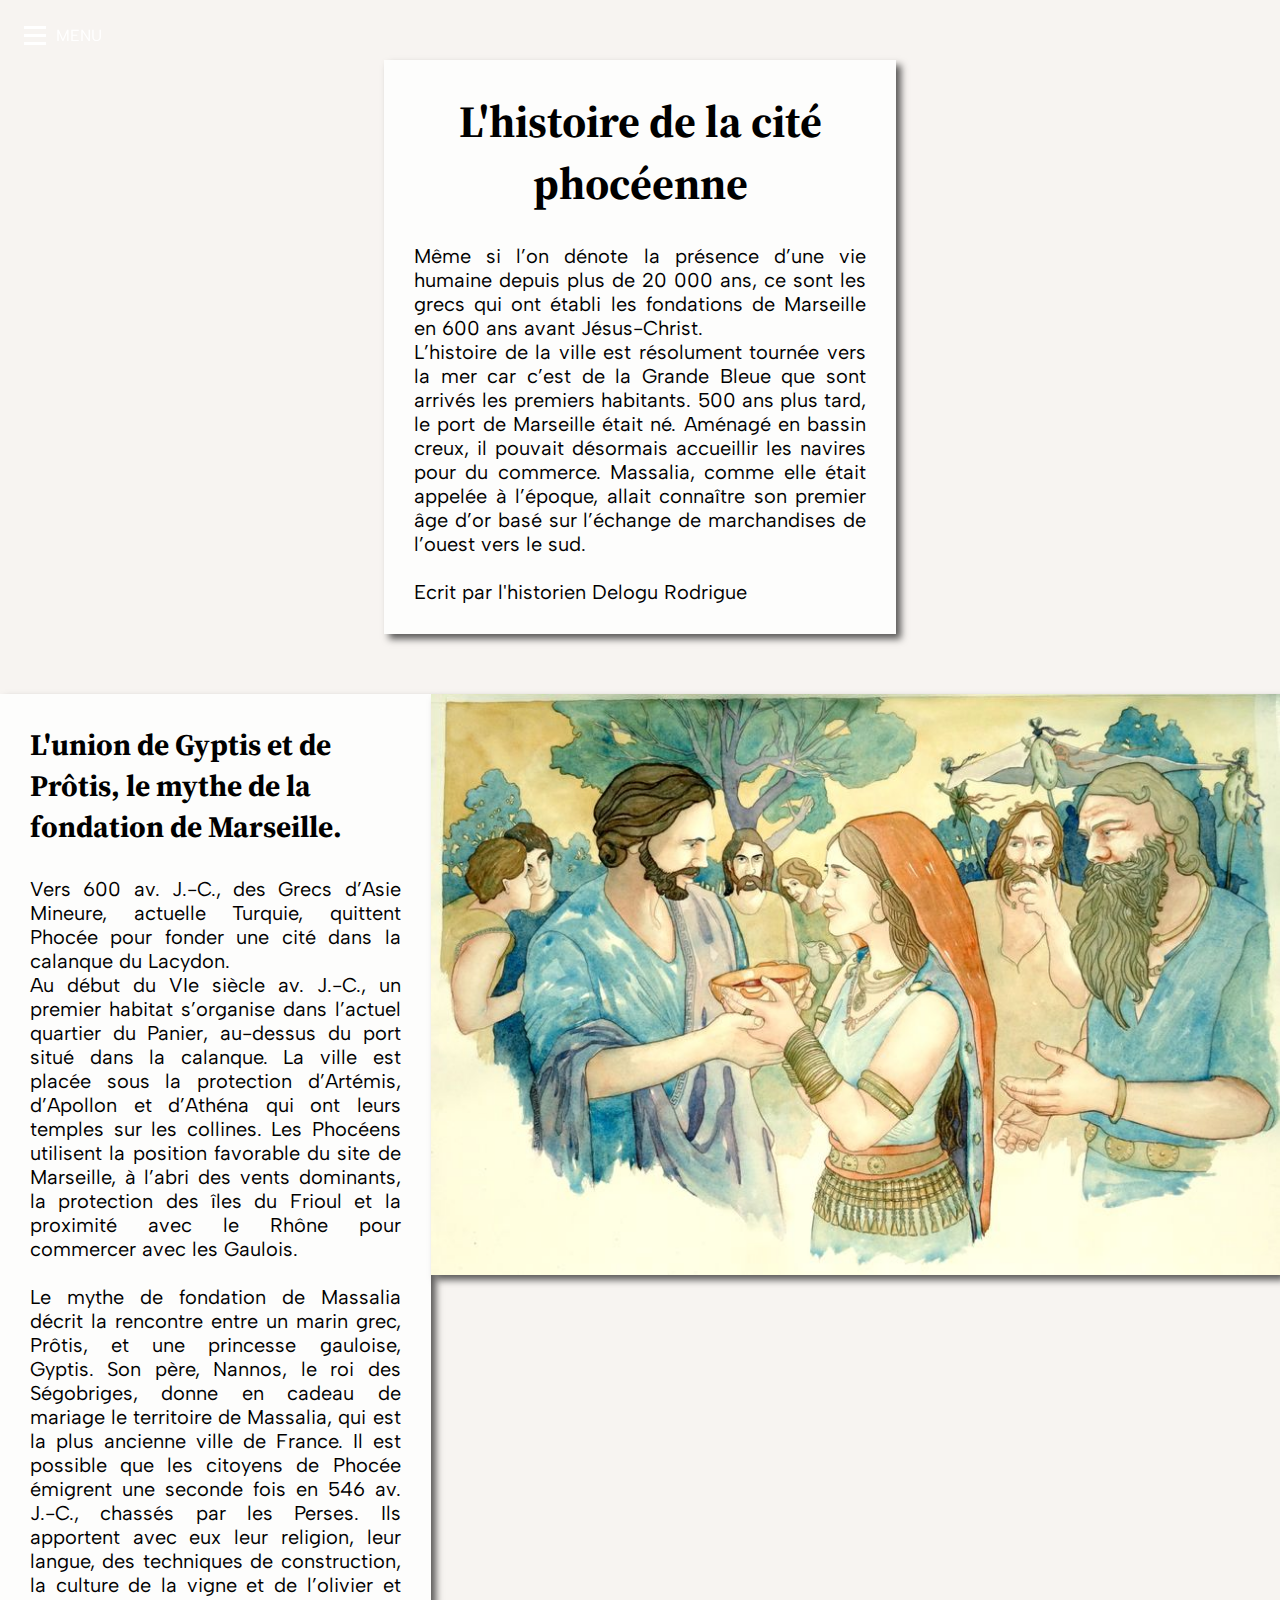
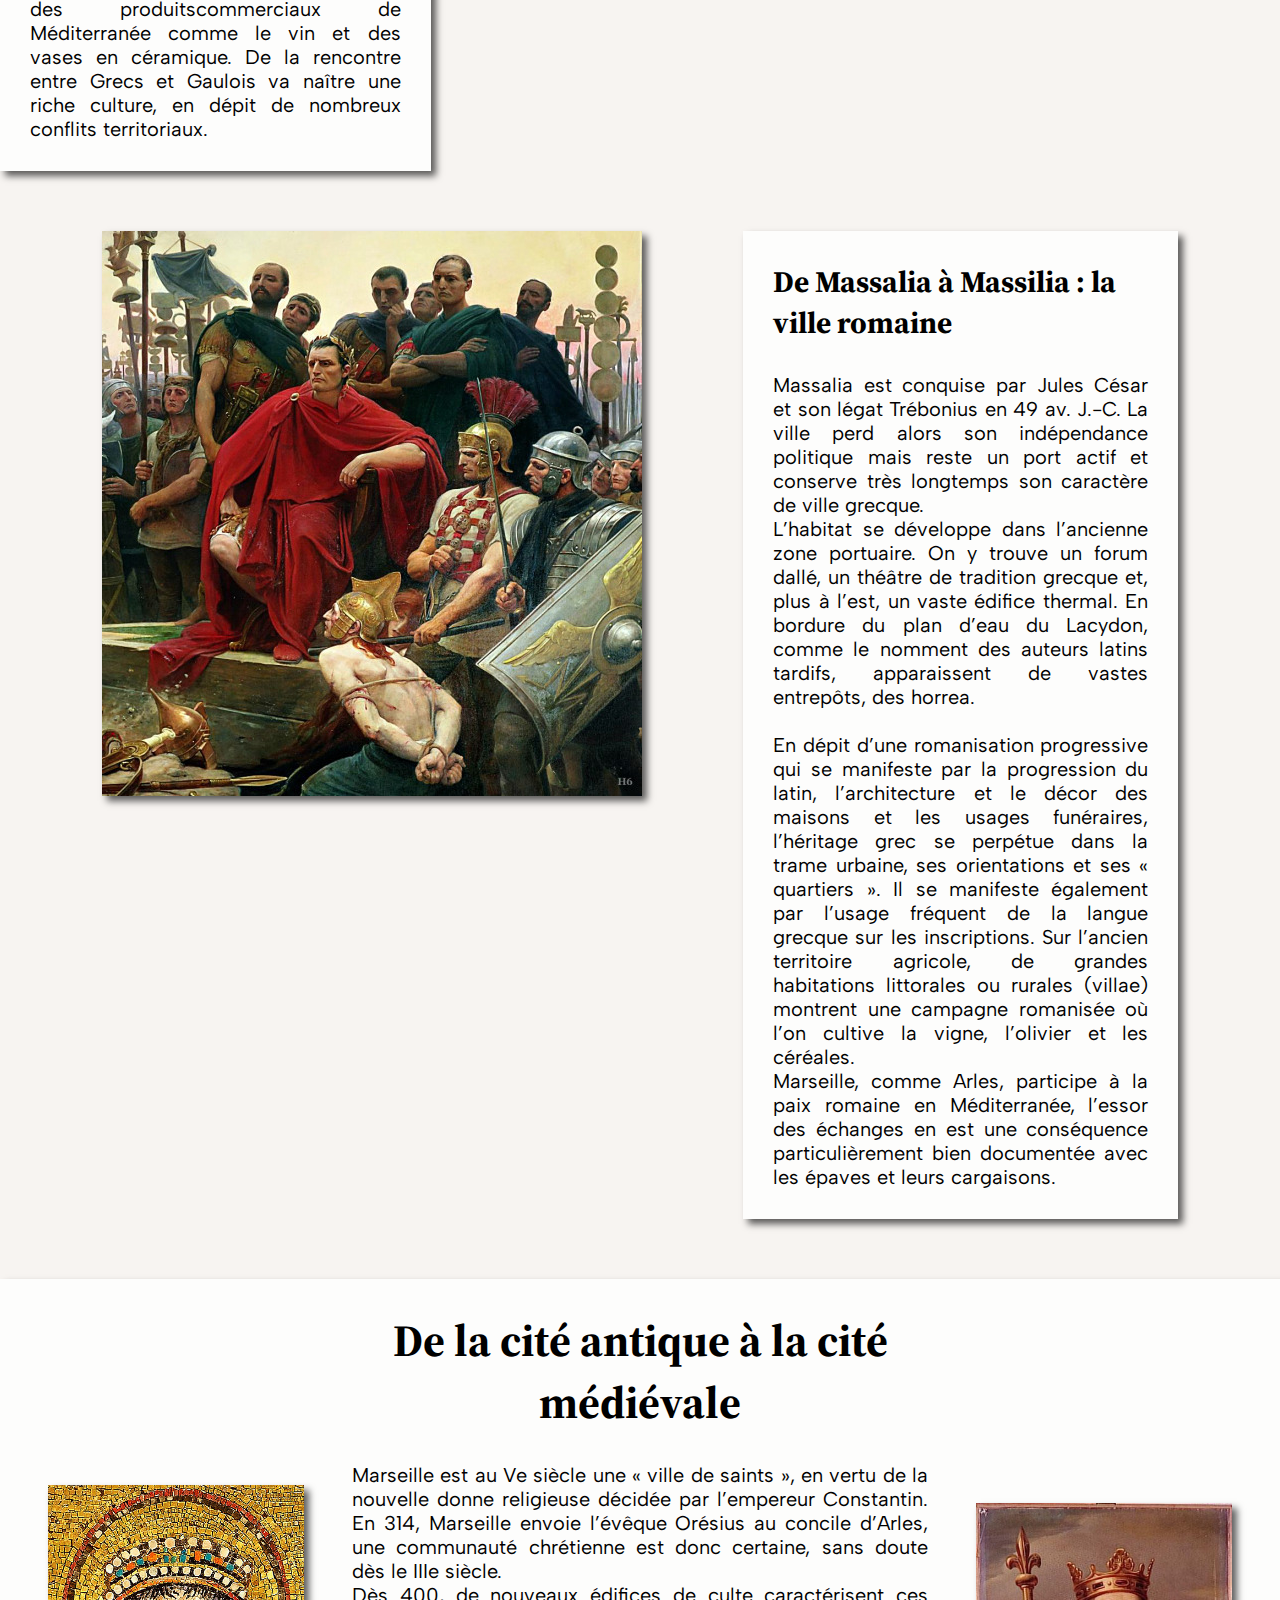
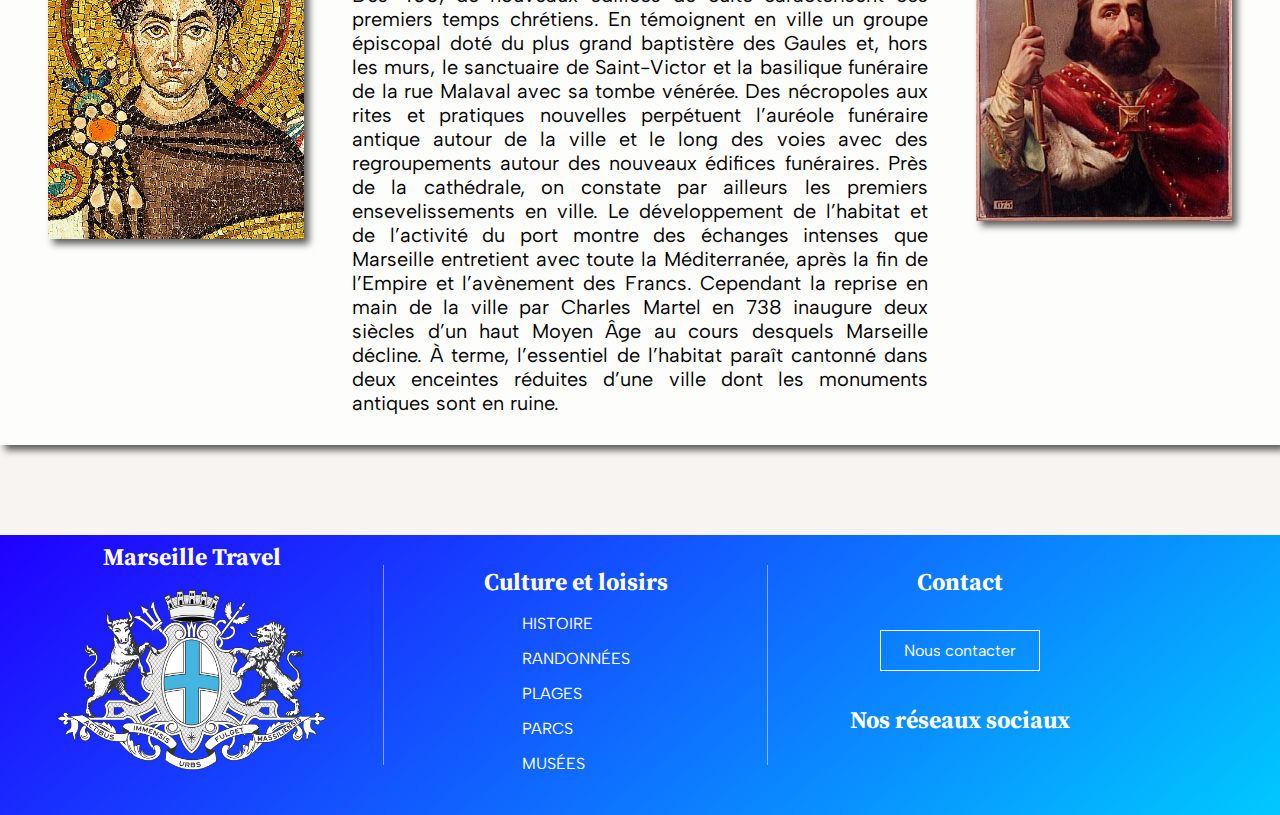
<file: histoire.html>
<!DOCTYPE html>
<html lang="en">
<head>
    <meta charset="UTF-8">
    <meta http-equiv="X-UA-Compatible" content="IE=edge">
    <meta name="viewport" content="width=device-width, initial-scale=1.0">
    <link rel="stylesheet" type="text/css" media="screen" href="css/marseille.css"/>
    <link rel="stylesheet" type="text/css" media="screen" href="css/histoire.css"/>
    <title>Histoire de Marseille</title>
    <style>
        @import url('https://fonts.googleapis.com/css2?family=Source+Serif+Pro&display=swap');
        @import url('https://fonts.googleapis.com/css2?family=Albert+Sans&family=Dosis:wght@300;400&family=Source+Serif+Pro&display=swap');
        @import url('https://fonts.googleapis.com/css2?family=Lora&display=swap');
     </style>
</head>
<body>
    <header1>
        <!-- START NAVBAR -->
        <nav id="navbar" class="navbar">
            <ul class="nav-menu">
                <li class="nav-link">
                    <a href="index.html" class="nav-item">Accueil</a>
                </li>
                <li class="nav-link">
                    <a href="histoire.html" class="nav-item"></i>Histoire</a>
                </li>

                <li class="nav-link">
                    <a href="rando.html" class="nav-item">Randonnées</a>
                </li>

                <li class="nav-link">
                    <a href="plages.html" class="nav-item">Plages</a>
                </li>

                <li class="nav-link">
                    <a href="parcs.html" class="nav-item">Parcs</a>
                </li>

                <li class="nav-link">
                    <a href="musee.html" class="nav-item">Musées</a>
                </li>

                <li class="nav-link">
                    <a href="contact.html" class="nav-item">Contact</a>
                </li>    
            </ul>
            <!-- START HAMBURGER -->
            <div class="hamburger">
                <span class="bar"></span>
                <span class="bar"></span>
                <span class="bar"></span>
            </div>
            <!-- END HAMBURGER -->
            <span>MENU</span>
            
        </nav>
        <!-- END NAVBAR -->

    </header1>


    <mainH>
    
        <div class="parallaxH parallaxH1">  
            <div class="histoire">

                <section>
                <div id="pack1">
                    <div id="introduction">
                        <h2 class="titre-intro">L'histoire de la cité phocéenne</h2>
                        <article class="article">
                            Même si l’on dénote la présence d’une vie humaine 
                            depuis plus de 20 000 ans, ce sont les grecs qui 
                            ont établi les fondations de Marseille en 600 ans 
                            avant Jésus-Christ.<br>L’histoire de la ville est 
                            résolument tournée vers la mer car c’est de la 
                            Grande Bleue que sont arrivés les premiers habitants. 
                            500 ans plus tard, le port de Marseille était né. 
                            Aménagé en bassin creux, il pouvait désormais accueillir 
                            les navires pour du commerce. Massalia, comme elle était 
                            appelée à l’époque, allait connaître son premier âge d’or 
                            basé sur l’échange de marchandises de l’ouest vers le sud.
                            <br><br>
                            Ecrit par l'historien Delogu Rodrigue
                        </article>
                    </div>
                </div>
                </section>

                <section>
                <div class="pack2">
                    <div class="corps">

                        <h3 class="titre-article">L'union de Gyptis et de Prôtis, le mythe 
                            de la fondation de Marseille.
                        </h3>
                        <article class="article">
                            Vers 600 av. J.-C., des Grecs d’Asie Mineure, actuelle Turquie, 
                            quittent Phocée pour fonder une cité dans la calanque du Lacydon.<br> 
                            Au début du VIe siècle av. J.-C., un premier habitat s’organise 
                            dans l’actuel quartier du Panier, au-dessus du port situé dans 
                            la calanque. La ville est placée sous la protection d’Artémis, 
                            d’Apollon et d’Athéna qui ont leurs temples sur les collines. 
                            Les Phocéens utilisent la position favorable du site de Marseille, 
                            à l’abri des vents dominants, la protection des îles du Frioul et 
                            la proximité avec le Rhône pour commercer avec les Gaulois. <br><br>
                            Le mythe 
                            de fondation de Massalia décrit la rencontre entre un marin grec, Prôtis, 
                            et une princesse gauloise, Gyptis. Son père, Nannos, le roi des Ségobriges, 
                            donne en cadeau de mariage le territoire de Massalia, qui est la plus ancienne 
                            ville de France. Il est possible que les citoyens de Phocée émigrent 
                            une seconde fois en 546 av. J.-C., chassés par les Perses. Ils apportent avec eux leur religion, leur langue, des techniques de construction, la culture de la vigne et de l’olivier et des produitscommerciaux de Méditerranée comme le vin et des vases en céramique. De la rencontre entre Grecs et Gaulois va naître une riche culture, en dépit de nombreux conflits territoriaux.
                        </article>
                    </div>

                    <div id="image-article">
                        <img id ="gyptis" src="images/gyptis-protis.jpg">
                    </div>
                </div>
                </section>


                <section>
                <div class="pack2">

                    <div id="image-article">
                        <img id="cesar" src="images/cesar.jpg">
                    </div>

                    <div class="corps">

                        <h3 class="titre-article">De Massalia à Massilia : la ville romaine
                        </h3>
                        <article class="article">
                            Massalia est conquise par Jules César et son légat Trébonius en 
                            49 av. J.-C. La ville perd alors son indépendance politique mais 
                            reste un port actif et conserve très longtemps son caractère de 
                            ville grecque.<br>
                            L’habitat se développe dans l’ancienne zone portuaire. 
                            On y trouve un forum dallé, un théâtre de tradition grecque et, plus 
                            à l’est, un vaste édifice thermal. En bordure du plan d’eau du Lacydon,
                            comme le nomment des auteurs latins tardifs, apparaissent de vastes 
                            entrepôts, des horrea.<br><br>
                            En dépit d’une romanisation progressive qui 
                            se manifeste par la progression du latin, l’architecture et le décor 
                            des maisons et les usages funéraires, l’héritage grec se perpétue dans 
                            la trame urbaine, ses orientations et ses « quartiers ». Il se manifeste 
                            également par l’usage fréquent de la langue grecque sur les inscriptions. 
                            Sur l’ancien territoire agricole, de grandes habitations littorales ou 
                            rurales (villae) montrent une campagne romanisée où l’on cultive la vigne, 
                            l’olivier et les céréales. <br>
                            Marseille, comme Arles, participe à la paix 
                            romaine en Méditerranée, l’essor des échanges en est une conséquence 
                            particulièrement bien documentée avec les épaves et leurs cargaisons.
                        </article>
                    </div>

                    </div>
                </div>
                </section>

                <section>
                <div id="suitebody">

                    <div id="pack3">

                        <div id="image-articleMA">
                            <img id="moyen-age" src="images/constantin.jpg">
                        </div>

                        <div id="corpsMA">
                            <h2 class="titre-intro">De la cité antique à la cité médiévale</h2>
                            <article class="article">
                                Marseille est au Ve siècle une « ville de saints », en vertu de 
                                la nouvelle donne religieuse décidée par l’empereur Constantin. 
                                En 314, Marseille envoie l’évêque Orésius au concile d’Arles, 
                                une communauté chrétienne est donc certaine, sans doute dès le 
                                IIIe siècle. <br>
                                Dès 400, de nouveaux édifices de culte caractérisent 
                                ces premiers temps chrétiens. En témoignent en ville un groupe 
                                épiscopal doté du plus grand baptistère des Gaules et, hors les 
                                murs, le sanctuaire de Saint-Victor et la basilique funéraire de 
                                la rue Malaval avec sa tombe vénérée. Des nécropoles aux rites et 
                                pratiques nouvelles perpétuent l’auréole funéraire antique autour 
                                de la ville et le long des voies avec des regroupements autour des 
                                nouveaux édifices funéraires. Près de la cathédrale, on constate par 
                                ailleurs les premiers ensevelissements en ville. Le développement de 
                                l’habitat et de l’activité du port montre des échanges intenses que 
                                Marseille entretient avec toute la Méditerranée, après la fin de 
                                l’Empire et l’avènement des Francs.
                                Cependant la reprise en main de la ville par Charles Martel en 738 
                                inaugure deux siècles d’un haut Moyen Âge au cours desquels Marseille 
                                décline. À terme, l’essentiel de l’habitat paraît cantonné dans deux 
                                enceintes réduites d’une ville dont les monuments antiques sont en ruine.
                            </article>
                        </div>

                        <div id="image-articleMA">
                            <img id="moyen-age" src="images/martel.jpg">
                        </div>

                    </div>
                </div>
                </section>
                
            </div>

    </mainH>

    <footer>
        <!-- START CONTAINER FOOTER -->
        <div class="container_footer">
            <!-- START DIV LOGO FOOT1 -->
            <div class="container_foot1">
                <h2>Marseille Travel</h2>
                <div class="background"><img src="images/marseille-svg-4.png" alt=""></div>
            </div>
            <!-- START DIV LOGO FOOT1 -->

            <!-- START DIV FOOT2 -->
            <div class="container_foot2">
                <div>
                    <h2>Culture et loisirs</h2>
                </div>
               <div class="list_foot">
                <ul>
                    <li><a href="histoire.html">Histoire</a></li>
                    <li><a href="rando.html">Randonnées</a></li>
                    <li><a href="plages.html">Plages</a></li>
                    <li><a href="parcs.html">Parcs</a></li>
                    <li><a href="musee.html">Musées</a></li>
                   </ul>
                </div>
            </div>
            <!-- END DIV FOOT2 -->

            <!-- START DIV FOOT3 -->
            <div class="container_foot3">
                <h2>Contact</h2>
                <a class="button_contact" href="contact.html">Nous contacter</a>
                <h2>Nos réseaux sociaux</h2>
                <div class="container_media">
                    <i class="fa-brands fa-twitter"></i>
                    <i class="fa-brands fa-facebook-f"></i>
                    <i class="fa-brands fa-instagram"></i>
                    <i class="fa-brands fa-youtube"></i>
                </div>
            </div>
            <!-- START DIV FOOT3 -->
        </div>
        <!-- START CONTAINER FOOTER -->
    </footer>

    <script src="app.js"></script>

</body>
</html>
</file>
<file: css/marseille.css>
/* GLOBAL SETTINGS */ 

* { 
    margin: 0;
    padding: 0;
    box-sizing: border-box;
    scroll-behavior: smooth;
}

html { 
    font-size: 16px;

}

h2 { 
    font-family: 'Source Serif Pro', serif;
    font-size: 1.5rem;

}

h3 { 
    font-family: 'Lora', serif;
}

body { 
    background-color: #f7f4f1 !important;
    font-family: 'Albert Sans', sans-serif;
}

main { 
    padding-top: 70px ;
}

/* RESPONSIVE */ 

@media (min-width: 780px){ 

    .navbar > span {
        display: block !important;
    }

    .navbar {
        min-height: 70px;
        width: 126px !important;
        top: 0;
        display: flex;
        justify-content: space-between;
        align-items: center;
        padding: 0 24px;
        position: sticky;
        z-index: 1;
        color: #fff;
        list-style: none;
        background: none !important;
    }

    header::before { 
        width: 100%;
        height: 18.3125rem;
        position: absolute;
        display: block;
        content: "";
        background-image: linear-gradient(to bottom, #003f89, rgba(216,216,216,0));
        opacity: 0.5;
    
    }

    .nav-menu{
        position: fixed;
        left: -100%; 
        top: 70px;
        flex-direction: column;
        background-color: #fff;
        width: 340px !important;
        height: 100%;
        transition: 0.3s;  
        z-index: 1;
    }

    header img {
        width: 100% !important;
        display: block !important;
     }

     /* ~SECTION HERO~*/

    .shortcut_pages {
        display: flex;
        margin-left: auto;
        margin-right: auto;
        background: #fff;
        margin-top: -7.625rem;
        padding: 1.875rem 3.125rem 1.3125rem 3.125rem;
        width: 80%;  
    }
    .logo_pages_solodiv {
        transition: 300ms ease;
    }
    .logo_pages_solodiv:hover { 
        transform: scale(1.1);
    }
    .logo_pages_solodiv img:hover { 
        box-shadow: 2px 2px 2px rgba(60, 60, 93, 0.33);
        border-radius: 100%
    }
    .logo_pages {
        display: flex;
        justify-content: space-around;
        flex-direction: row !important;
    }

    .logo_pages_solodiv {
        display: flex;
        width: 10% !important;
        flex-direction: column;
    }

    /* ARTICLES */
    .article_main {
        display: flex;
        flex-direction: row !important;
        width: 100%;
        margin-left: auto;
        margin-right: auto;
        margin-top: -6.625rem;
        background: #fff;
    }
    .img_main { 
        width: 60% !important;
    }
    .text_main {
        width: 40% !important;
        padding: 40px;
    }
    .article_multiple {
        display: flex;
        width: 80%;
        margin: 0 -.8125rem;
        justify-content: space-between;
        flex-direction: row !important;
    }
    .article_mini { 
        flex-direction: column;
        width: 23% !important;
        max-width: 18.25rem;
        background: #fff;
    }
    .text_overlay { 
        width: 34.1875rem !important;
        height: 22rem;
        padding: 3.125rem;
        background: linear-gradient(141deg, rgba(32,0,255,1) 0%, rgba(0,201,255,1) 100%);
        margin-right: 100px;
        margin-top: 100px;
        float: right;
        display: block;
        color: #fff;
    }
    .parallax { 
        /* IMAGE USED */
        background-image: url("/images/marseille-nuit.png");
      
        /* HEIGHT CONTAINER */
        min-height: 550px; 
      
        /* PARALLAX EFFECT */
        background-attachment: fixed;
        background-position: center;
        background-repeat: no-repeat;
        background-size: cover;
        display: block;
        margin-top: 20px;
      }  
      
      /* CONTAINER NEWS */
      .container_news { 
        display: flex;
        width: 80%;
        margin-left: auto;
        margin-right: auto;
        justify-content: space-between;
        padding: 5rem 0;
        flex-direction: row !important;
    }  
    .news {
        display: flex;
        flex-direction: column;
        width: 35rem;
        background: #fff;
        padding: 2.5rem 2.5rem;
        margin-right: 20px;
    }
    .app {
        display: flex;
        flex-direction: column;
        width: 35rem;
        background: #fff;
        padding: 2.5rem 2.5rem;
        margin-left: 20px;
    }  
    footer { 
        display: flex;
        width: 20rem;
        background: linear-gradient(141deg, rgba(32,0,255,1) 0%, rgba(0,201,255,1) 100%);
    }
    .container_footer {
        display: flex;
        width: 100%;
        padding-top: 30px;
        color: #fff;
        flex-direction: row !important;  
    }
    .container_foot1 {
        display: flex;
        width: 30% !important;
        border-right: 1px solid; 
        border-color: rgba(255, 255, 255, 0.5);
        height:80%;
        justify-content: center;
        flex-direction: column;
    }
    .container_foot2 { 
        display: flex;
        width: 30% !important;
        border-right: 1px solid; 
        border-color: rgba(255, 255, 255, 0.5);
        height:80%;
        flex-direction: column;
        align-items: center;
    }
    .container_foot3 { 
        display: flex;
        width: 30% !important;
        flex-direction: column;
        text-align: center;
    }

}

/* STICKY NAV */
.navbar {
    min-height: 70px;
    width: 100%;
    top: 0;
    display: flex;
    justify-content: space-between;
    align-items: center;
    padding: 0 24px;
    color: #fff;
    position: fixed;
    top: 0;
    left: 0;
    z-index: 9;
    background: linear-gradient(141deg, rgba(32,0,255,1) 0%, rgba(0,201,255,1) 100%);
}

.bgColor { 
    background-color: rgba(32,0,255,1) !important;
    color: #fff;
}

.nav-menu { 
    display: flex;
    align-items: center;
    gap: 50;
}

.navbar ul li { 
    width: 100%;
}

.navbar ul li:first-child a {
    border-top: 1px solid rgba(0,0,0,0.1);
}

.navbar ul li a { 
    display: block;
    padding: 1.15625rem 2.1875rem;
    border-bottom: 1px solid rgba(0,0,0,0.1);
    text-decoration: none;
    color: #000;
}

.nav-branding{
    font-size: 1rem;
    text-transform: uppercase;
}

.nav-item {
    transition: 0.7s ease;
}

.nav-item:hover { 
    color: rgba(3, 55, 255, 1);
}

/* ~ HAMBURGER AND CROSS ~ */ 

.bar { 
    display:block;
    width: 22px;
    height: 3px;
    margin: 5px auto;
    -webkit-transition: all 0.3 ease-in-out;
    transition: all 0.3 ease-in-out;
    background-color: #fff;
}

.hamburger {
    display: block;
    cursor: pointer;
}

.hamburger.active .bar:nth-child(2){
    opacity: 0;
}

.hamburger.active .bar:nth-child(1){
    transform: translateY(8px) rotate(45deg);
}

.hamburger.active .bar:nth-child(3){
    transform: translateY(-8px) rotate(-45deg);
}

    /* ~ NAV MENU OUT OF THE BOX ~ */
.nav-menu{
    position: fixed;
    left: -100%; 
    top: 70px;
    flex-direction: column;
    background-color: #fff;
    width: 100%;
    height: 100%;
    transition: 0.3s;  
    z-index: 1;
}


.navbar > span {
    display: none;
}

nav-item{
    margin: 16px 0;
}

.nav-menu.active { 
    left:0;
    z-index: 1;
}

/* MAIN HEADER */ 

.main_header { 
    max-width: 100%;
}

header img {
    display: none;
 }

/* HERO & FIRST SECTION */ 

.hero { 
    display: flex;
    width: 100%;
}

.shortcut_pages {
    display: flex;
    margin-left: auto;
    margin-right: auto;
    background: #fff;
    padding: 1.875rem 3.125rem 1.3125rem 3.125rem;
    width:80%
}

.logo_pages {
    display: flex;
    flex-direction: column;
    align-items: center;
}

.logo_pages img { 
    width: 100%;
    
}

.logo_pages_solodiv p {
    text-align: center;
    padding-top: 10%;
    text-transform: uppercase;
}

.logo_pages_solodiv {
    display: flex;
    width: 35%;
    flex-direction: column;
}


/* SECTION 2 */ 

.header_section { 
    display: flex;
    width: 100%;
}

.container_header_section { 
    display: flex;
    width: 100%;
    height: 13rem;
    margin-top: 5rem;
    background: linear-gradient(141deg, rgba(32,0,255,1) 0%, rgba(0,201,255,1) 100%);
}

.div_title { 
    display: flex;
    width: 100%;
    padding-top: 2rem;
    margin-left: 3rem;
}

.h2_header_section { 
    display: flex;
    color: #fff;
    font-size: 3rem;
}

.section2 { 
    display: flex;
    width: 100%;
    justify-content: center;
}

.container_section2 { 
    display: flex;
    width: 80%; 
    margin-bottom: 20px;
}

.article_main {
    display: flex;
    width: 100%;
    margin-left: auto;
    margin-right: auto;
    margin-top: -6.625rem;
    background: #fff;
    flex-direction: column;
}

.img_main { 
    width: 100%;
}

.img_main img { 
    width: 100%;
    height: 100%;
}

.text_main {
    width: 100%;
    padding: 40px;
}

.text_main h3 { 
    font-size: 2.1875rem;
    margin-bottom: 1.1875rem;
    line-height: 1.14;
}

.description { 
    font-size: .9375rem;
    color: #474747;
    line-height: 1.47;
    margin-bottom: 2.3125rem;
}

.link_text {
    text-decoration: none;
    color: #2062FF;
    font-weight: 800;
    border: 1px solid #2062FF;
    padding: 10px;
    border-radius: 3px;
    transition: 300ms ease;
}

.link_text:hover {
    background: #2062FF;
    color: #fff;

}

.article_multiple {
    display: flex;
    width: 80%;
    margin: 0 -.8125rem;
    justify-content: space-between;
    flex-direction: column;
}

.article_mini { 
    flex-direction: column;
    width: 100%;
    background: #fff;
    margin-bottom: 20px;
}

.article_mini img {
    width: 100%;
    object-fit: cover;
}

.article_mini_text { 
    padding: 30px 25px 56px 25px;
}

.article_mini_text h3 {
    font-size: 1.125rem;
    line-height: 1.5;
}


/* DIV ON PARALLAX */

.text_overlay { 
    height: 22rem;
    padding: 3.125rem;
    background: linear-gradient(141deg, rgba(32,0,255,1) 0%, rgba(0,201,255,1) 100%);
    display: block;
    color: #fff;
}

.text_overlay h3 {
    font-size: 2.18rem;
    margin-bottom: 1.18rem;
    line-height: 1.14;
}

.text_overlay p {
    color: #fff;
}

#link_text { 
    color: #fff;
    font-weight: 800;
    border: 1px solid #fff;
    padding: 10px;
    border-radius: 3px;
    text-decoration: none;
    transition: 300ms ease;
}

#link_text:hover {
    background-color: #fff;  
    color: rgba(2, 129, 255, 1);
} 

/* SECTION 3  */ 

.container_header_section2 { 
    display: flex;
    width: 100%;

}

.container_header_section2 h2 { 
    display: flex;
    color: #fff;
    font-size: 3rem;
    margin-left: 48px;
    padding-top: 32px;
}

/* NEWS */

.container_news { 
    display: flex;
    width: 80%;
    margin-left: auto;
    margin-right: auto;
    justify-content: space-between;
    padding: 5rem 0;
    flex-direction: column;
}

/* DIV NEWSLETTER */ 
.news {
    display: flex;
    flex-direction: column;
    width: 100%;
    background: #fff;
    padding: 2.5rem 2.5rem;
}

/* DIV APP */
.app {
    display: flex;
    flex-direction: column;
    width: 100%;
    background: #fff; 
    padding: 2.5rem 2.5rem; 
}

.app a { 
    text-decoration: none;
    padding: 10px 10px;
    background: #000;
    color: #fff;
}

.container_apps { 
    display: flex;
    flex-direction: column;
    padding-top: 20px;
}
.title_news { 
    font-size: 1.625rem;
    color: #fff;
    margin-bottom: .625rem;
    line-height: 1.19;
    background-color: rgba(32,0,255,1);
}

.description_news { 
    margin-bottom: .625rem;
    line-height: 1.19;
    font-size: 1rem;
    line-height: 1.44;
    margin-bottom: 1.25rem;
    padding: .15625rem 0;

}


/* FOOTER */ 

footer { 
    display: flex;
    width: 100%;
    background: linear-gradient(141deg, rgba(32,0,255,1) 0%, rgba(0,201,255,1) 100%);
}

footer li{ 
    list-style: none;
    padding-bottom: 1rem;
    text-transform: uppercase;
}

footer a { 
    text-decoration: none;
    color: white;
}

footer h2 {
    padding-bottom: 1rem;
    text-align: center;
}

.container_footer {
    display: flex;
    width: 100%;
    padding-top: 30px;
    color: #fff;
    flex-direction: column;
    
}

.container_foot1 {
    display: flex;
    width: 100%;
    justify-content: center;
    flex-direction: column;
    padding-bottom: 20px;

}

/* CONTAINER BACKGROUND */
.background {
    display: flex; 
    width: 70%;
    align-self: center;
}
    /* IMG FOR BG */
.background img {
    display: flex;
    width: 100%;
}

.container_foot2 { 
    display: flex;
    width: 100%;
    height:80%;
    flex-direction: column;
    align-items: center;
}

.container_foot2 a:hover {
    color: rgba(97, 130, 255, 1);
    transition: 300ms ease-in-out;
}

.container_foot3 { 
    display: flex;
    width: 100%;
    flex-direction: column;
    text-align: center;
}

.container_foot3 a { 
    display: flex;
    width: 10rem;
    border: 1px solid #fff;
    padding: 10px 10px;
    margin: 1rem 0 2rem 0;
    align-self: center;
    justify-content: center;
}

.container_foot3 a:hover {
    background: #fff;
    color: rgba(3, 55, 255, 1);
    transition: 300ms ease;

}

/* FONT AWESOME */ 

.fa-brands {
    font-size: 2rem;
    padding: 10px 10px;
}

.fa-brands:hover {
    color: rgba(3, 55, 255, 1);
    transition: 300ms ease-in-out;
}

/* CONTAINER LOGO FONT AWESOME MEDIA */
.container_media {
    display: flex;
    justify-content: center;
}

/* FORM */ 

input[type=submit] { 
    border: 1px solid blue;
    padding: 10px 10px;
    background: rgba(32,0,255,1);
    color: #fff;
    text-transform: uppercase;
}

input[type=submit]:hover {
    transition: 200ms ease;
    background: rgba(43, 87, 255, 1);
}

input[type=text] {
    padding: 10px 10px;
}
</file>
<file: css/histoire.css>
*{
    margin: 0;
    padding: 0;
}
/*---------début histoire----*/
body {
    font-family: 'Albert Sans', sans-serif;
}
.bgColor{ 
    background: rgba(0, 0, 0, 0.27) !important;
}
.parallaxH{
    height: 415vh;
    background-attachment: fixed;
    background-position: center;
    background-repeat: no-repeat;
    background-size: cover;
}
  
.parallaxH1{
background-image: url("https://i.pinimg.com/originals/da/ca/95/daca9501d4b7139e2ecc980dd9f79a4c.jpg");
}
#pack1{
    display: flex;
    align-items: center;
    padding-top: 60px;
    text-align: center;
    padding-bottom: 60px;
}
#introduction{
    display: flex;
    flex-direction: column;
    background-color: rgba(255, 255, 255, 0.774);
    width: 40%;
    align-items: center;
    margin-left: auto;
    margin-right: auto;
    padding-left: 30px;
    padding-right: 30px;
    padding-top: 30px;
    padding-bottom: 30px;
    box-shadow: 5px 5px 7px 0px rgba(0,0,0,0.63);
}
.titre-intro{
    text-align: center;
    font-size: 45px;
    padding-bottom: 20px;
    font-family: 'Source Serif Pro', serif;
}

.pack2{
    display: flex;
    justify-content: space-evenly;
    width: 100%;
    background-color: rgba(0, 255, 255, 0);
    padding-bottom: 60px;
}
.corps{
    display: flex;
    background-color: rgba(255, 255, 255, 0.774);
    width: 34%;
    flex-direction: column;
    padding-left: 30px;
    padding-right: 30px;
    padding-top: 30px;
    padding-bottom: 30px;
    box-shadow: 5px 5px 7px 0px rgba(0,0,0,0.63);
}
#gyptis{
    display: flex;
    width: 100%;
    box-shadow: 5px 5px 7px 0px rgba(0,0,0,0.63);
}
.article{
    display: flex;
    font-size: 20px;
    padding-top: 10px;
    text-align: justify;
}
.titre-article{
    display: flex;
    font-size: 30px;
    padding-bottom: 20px;
    font-family: 'Source Serif Pro', serif;
}
#cesar{
    display: flex;
    width: 100%;
    box-shadow: 5px 5px 7px 0px rgba(0,0,0,0.63);
}


#pack3{
    display: flex;
    background-color: rgba(255, 255, 255, 0.774);
    justify-content: space-evenly;
    align-items: center;
    width: 100%;
    padding-top: 30px;
    padding-bottom: 30px;
    box-shadow: 5px 5px 7px 0px rgba(0,0,0,0.63);
}
#corpsMA{
    display: flex;
    width: 45%;
    flex-direction: column;
}
#image-articleMA{
    display: flex;
    width: 20%;
    box-shadow: 5px 5px 7px 0px rgba(0,0,0,0.63);
}
#moyen-age{
    width: 100%;
}
</file>
